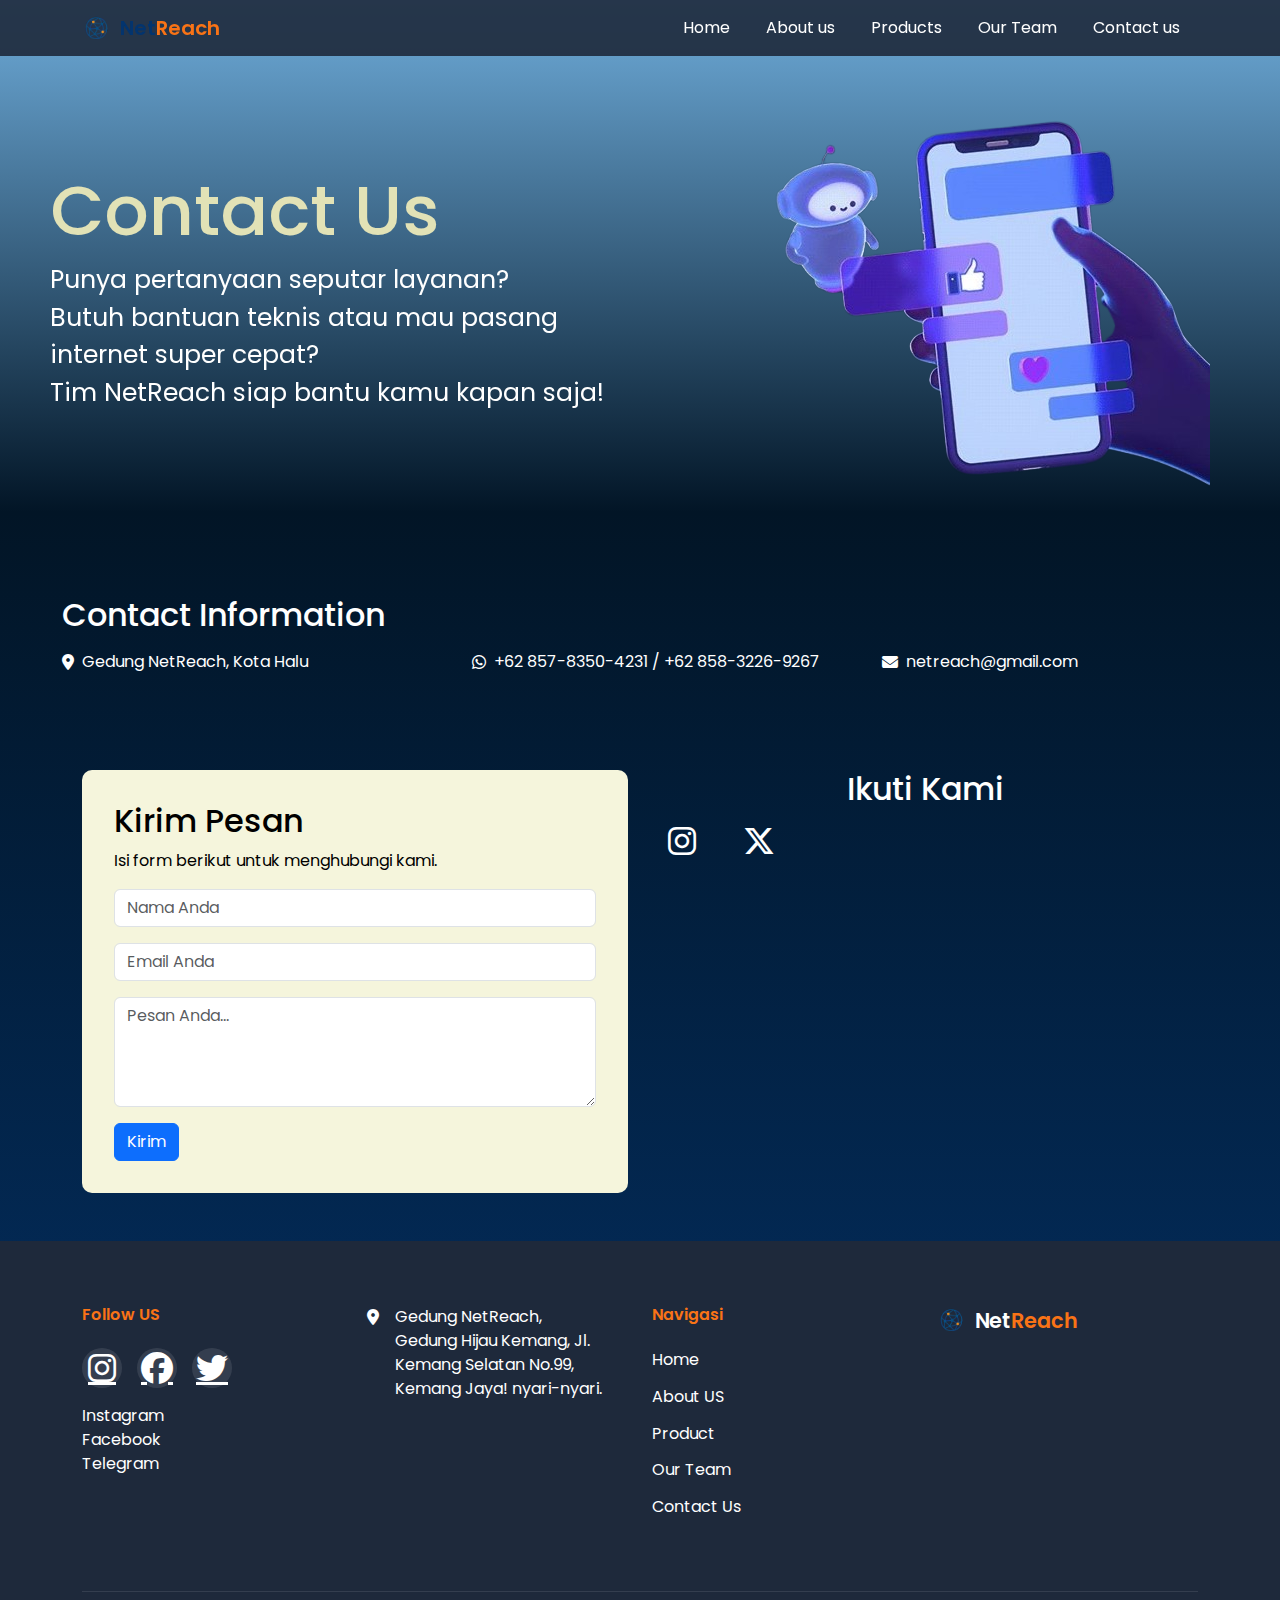
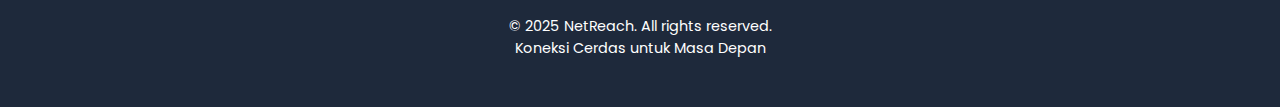
<file: contac1.html>
<!DOCTYPE html>
<html lang="id">
<head>
  <meta charset="UTF-8">
  <meta name="viewport" content="width=device-width, initial-scale=1">

  <title>NetReach</title>
  <link rel="website icon" type="svg" href="images/logo.svg">

  <link rel="stylesheet" href="style.css">

  <!-- AOS Animation Library -->
  <link rel="stylesheet" href="https://unpkg.com/aos@next/dist/aos.css" />

  <link href="https://cdn.jsdelivr.net/npm/bootstrap@5.3.3/dist/css/bootstrap.min.css" rel="stylesheet">
  <link href="https://cdnjs.cloudflare.com/ajax/libs/font-awesome/6.4.0/css/all.min.css" rel="stylesheet">
  <style>
    body {
      background: linear-gradient(to bottom, #6EACDA 0%, #021526 30%, #03346E 100%);
      color: white;
      font-family: 'Poppins', sans-serif;
    }

    header {
      background-color: #001426;
    }

    header img {
      height: 60px;
    }

    .contact-hero img {
      max-width: 100%;
      width: 320px;
    }

    .form-box {
      background-color: #f5f5dc;
      color: black;
      padding: 2rem;
      border-radius: 10px;
    }

    .form-box button:hover {
      background-color: #4c9cc7 !important;
    }

    .social-icons i {
      font-size: 2rem;
      margin: 0 1rem;
      color: white;
    }
  </style>
</head>
<body>

<!-- Navigation -->
  <nav class="navbar navbar-expand-lg navbar-dark fixed-top">
    <div class="container">
      <a class="navbar-brand" href="index.html">
        <img src="images/logo.svg" alt="NetReach Logo" height="30" class="d-inline-block align-text-top me-2">
        <span class="brand-text">Net<span class="text-orange">Reach</span></span>
      </a>
      <button class="navbar-toggler" type="button" data-bs-toggle="collapse" data-bs-target="#navbarNav">
        <span class="navbar-toggler-icon"></span>
      </button>
      <div class="collapse navbar-collapse" id="navbarNav">
        <ul class="navbar-nav ms-auto">
          <li class="nav-item">
            <a class="nav-link" href="index.html">Home</a>
          </li>
          <li class="nav-item">
            <a class="nav-link" href="index.html#about.html">About us</a>
          </li>
          <li class="nav-item">
            <a class="nav-link" href="#products">Products</a>
          </li>
          <li class="nav-item">
            <a class="nav-link" href="#team">Our Team</a>
          </li>
          <li class="nav-item">
            <a class="nav-link" href="contac1.html">Contact us</a>
          </li>
        </ul>
      </div>
    </div>
  </nav>

  <!-- Contact Hero -->
  <section class="py-5 container-fluid">
    <div class="row align-items-center" data-aos="fade-up" data-aos-duration="1000">
      <div class="col-md-6" style="padding-left: 50px;">
        <h1 style="color:#E2E2B6; font-size: 70px;">Contact Us</h1>
        <p style="font-size: 25px;">
          Punya pertanyaan seputar layanan?<br>
          Butuh bantuan teknis atau mau pasang internet super cepat?<br>
          Tim NetReach siap bantu kamu kapan saja!
        </p>
      </div>
      <div class="col-md-6 text-center">
        <img src="images/download__2_-removebg-preview.png" alt="Ilustrasi Chat">
      </div>
    </div>

    <!-- Info Kontak -->
    <div class="mt-5" style="padding-left: 50px;">
      <h2>Contact Information</h2>
      <div class="row mt-3">
        <div class="col-md-4 d-flex align-items-center">
          <i class="fas fa-map-marker-alt me-2"></i> Gedung NetReach, Kota Halu
        </div>
        <div class="col-md-4 d-flex align-items-center">
          <i class="fab fa-whatsapp me-2"></i> +62 857-8350-4231 / +62 858-3226-9267
        </div>
        <div class="col-md-4 d-flex align-items-center">
          <i class="fas fa-envelope me-2"></i> netreach@gmail.com
        </div>
      </div>
    </div>
  </section>

  <!-- Form & Sosial Media -->
  <section class=" py-5 px-3">
    <div class="container">
      <div class="row gy-4">
        <div class="col-md-6">
          <div class="form-box">
            <h2>Kirim Pesan</h2>
            <p>Isi form berikut untuk menghubungi kami.</p>
            <form>
              <div class="mb-3">
                <input type="text" class="form-control" placeholder="Nama Anda">
              </div>
              <div class="mb-3">
                <input type="email" class="form-control" placeholder="Email Anda">
              </div>
              <div class="mb-3">
                <textarea class="form-control" rows="4" placeholder="Pesan Anda..."></textarea>
              </div>
              <button type="submit" class="btn btn-primary">Kirim</button>
            </form>
          </div>
        </div>
        <div class="col-md-6 text-center">
          <h2 class="text-white">Ikuti Kami</h2>
          <div class="social-icons mt-3">
            <i class="fab fa-instagram"></i>
            <i class="fab fa-x-twitter"></i>
          </div>
        </div>
      </div>
    </div>
  </section>

  <!-- Footer -->
  <footer id="contact" class="footer">
    <div class="container">
      <div class="row">
        <div class="col-lg-3 col-md-6 mb-4">
          <h6>Follow US</h6>
          <div class="social-icons">
            <a href="#" class="social-link"><i class="fab fa-instagram"></i></a>
            <a href="#" class="social-link"><i class="fab fa-facebook"></i></a>
            <a href="#" class="social-link"><i class="fab fa-twitter"></i></a>
          </div>
          <p class="mt-3">
            Instagram<br>
            Facebook<br>
            Telegram
          </p>
        </div>
        <div class="col-lg-3 col-md-6 mb-4">
          <div class="d-flex align-items-start">
            <i class="fas fa-map-marker-alt me-3 mt-1"></i>
            <div>
              <p>Gedung NetReach,<br>
              Gedung Hijau Kemang, Jl.<br>
              Kemang Selatan No.99,<br>
              Kemang Jaya! nyari-nyari.</p>
            </div>
          </div>
        </div>
        <div class="col-lg-3 col-md-6 mb-4">
          <h6>Navigasi</h6>
          <ul class="footer-links">
            <li><a href="#home">Home</a></li>
            <li><a href="#about">About US</a></li>
            <li><a href="#products">Product</a></li>
            <li><a href="#team">Our Team</a></li>
            <li><a href="#contact">Contact Us</a></li>
          </ul>
        </div>
        <div class="col-lg-3 col-md-6 mb-4">
          <a href="#" class="footer-brand">
            <img src="images/logo.svg" alt="NetReach Logo" height="30" class="d-inline-block align-text-top me-2">
            <span>Net<span class="text-orange">Reach</span></span>
          </a>
        </div>
      </div>
      <div class="footer-bottom">
        <p>&copy; 2025 NetReach. All rights reserved.<br>
        Koneksi Cerdas untuk Masa Depan</p>
      </div>
    </div>
  </footer>

  <script src="https://unpkg.com/aos@next/dist/aos.js"></script>
    <script>
      AOS.init();
  </script>

  <!-- Script Bootstrap -->
  <script src="https://cdn.jsdelivr.net/npm/bootstrap@5.3.3/dist/js/bootstrap.bundle.min.js"></script>
</body>
</html>
</file>
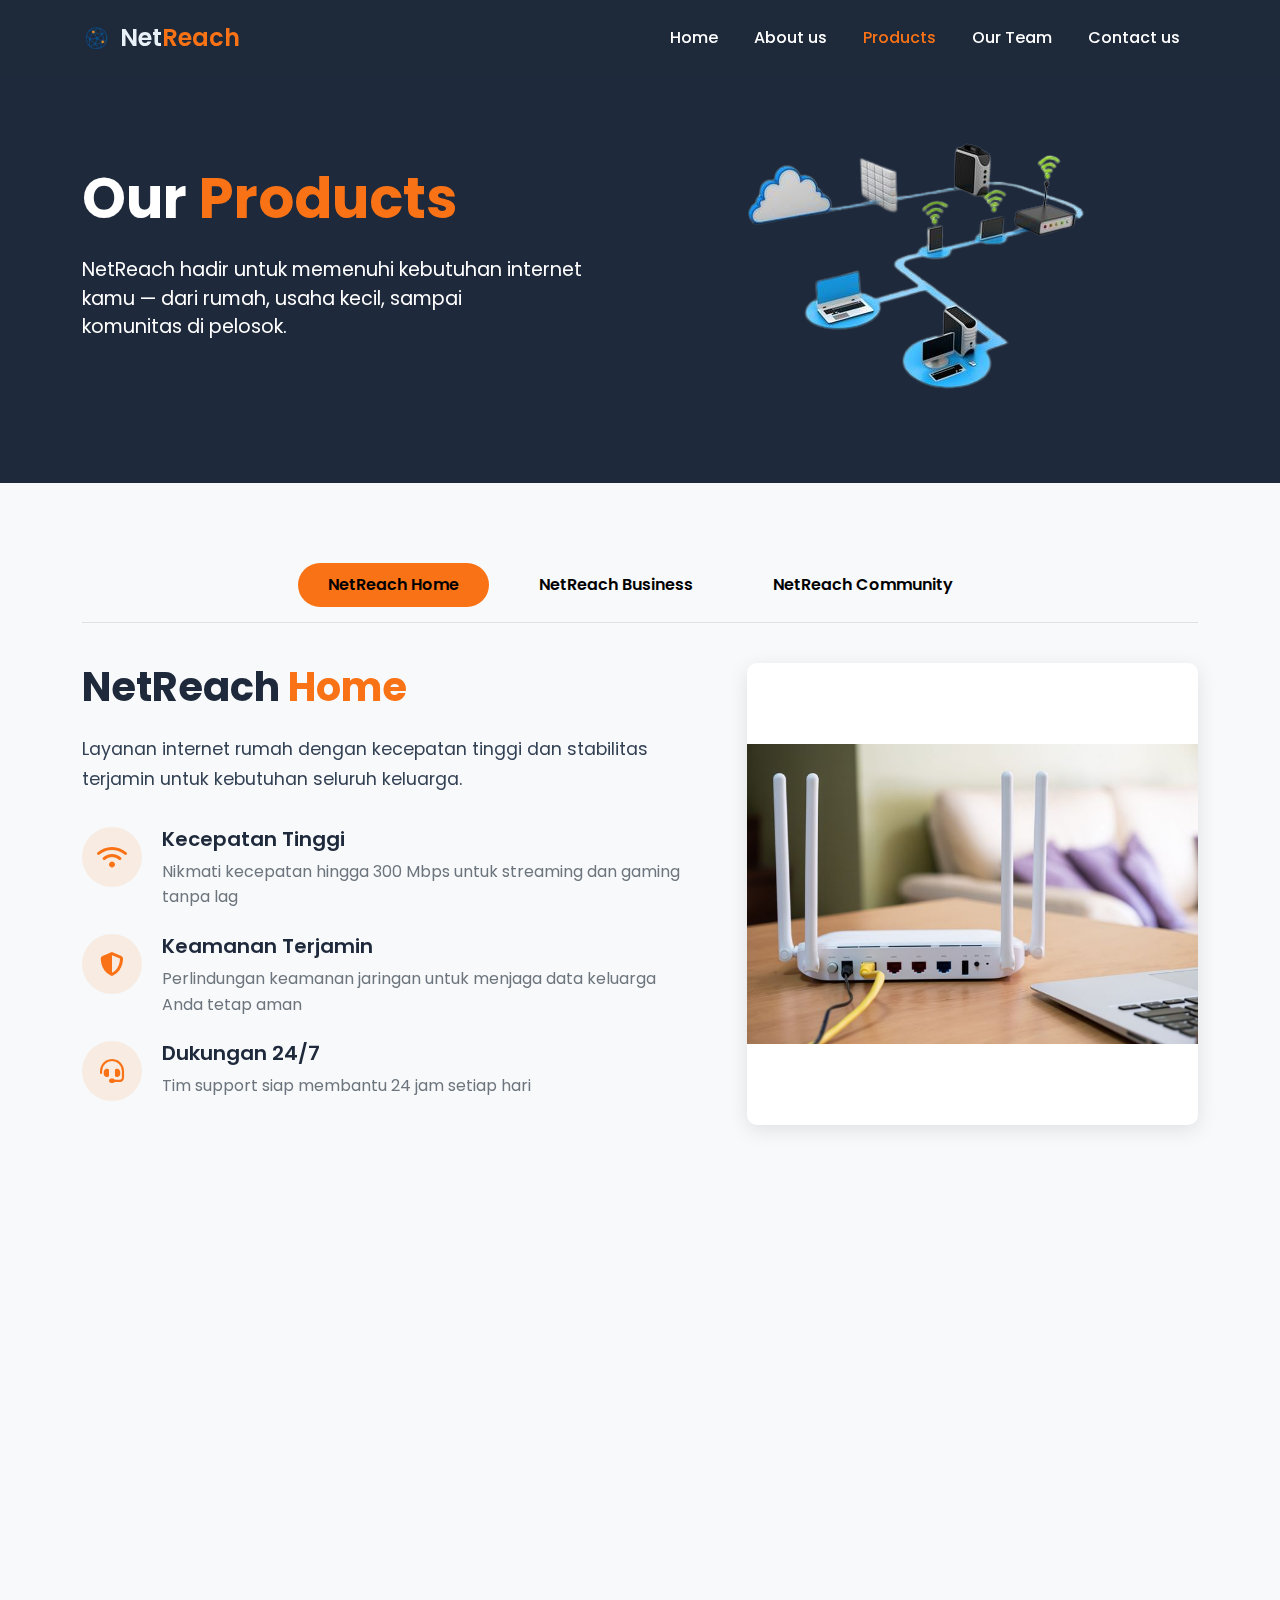
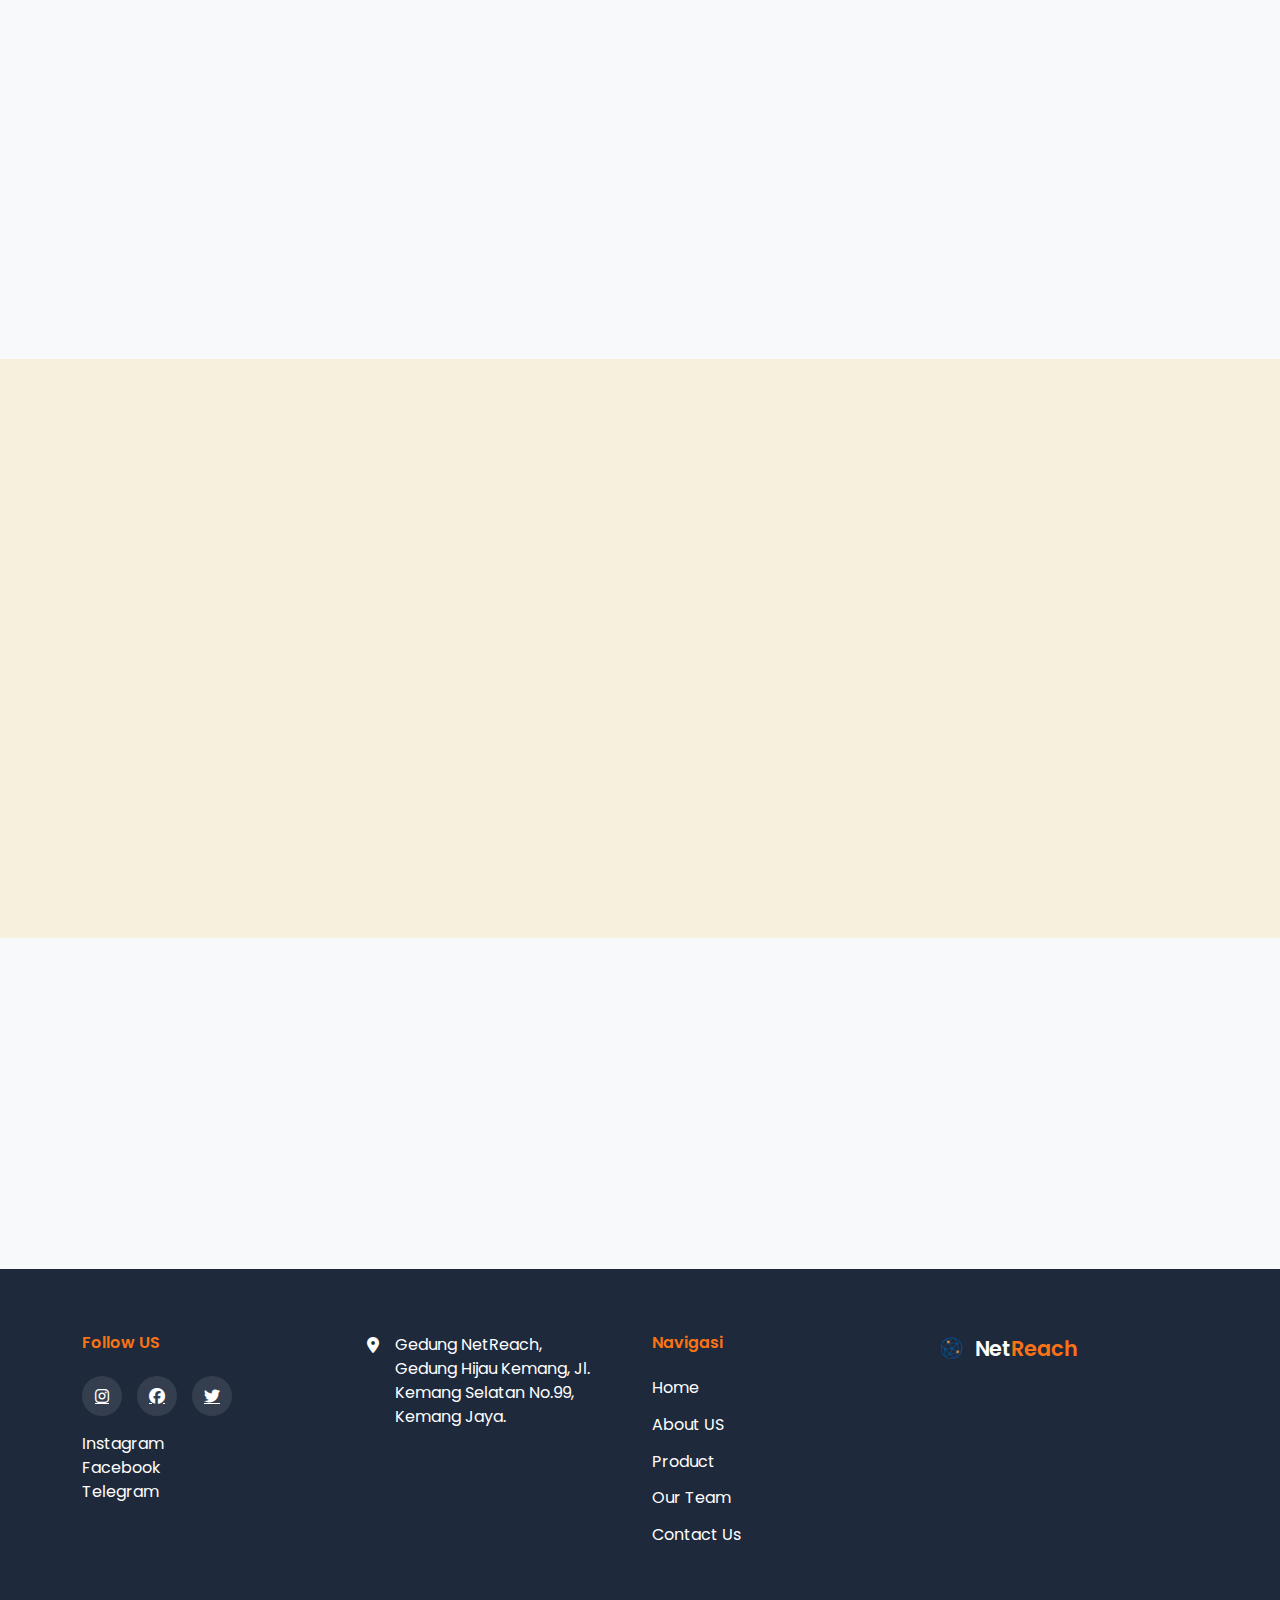
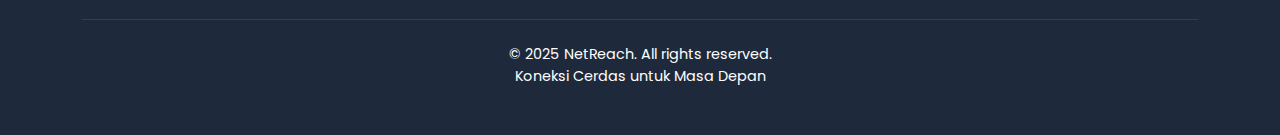
<file: product.html>
<!DOCTYPE html>
<html lang="en">
<head>
  <!-- Required meta tags -->
  <meta charset="utf-8">
  <meta name="viewport" content="width=device-width, initial-scale=1">

  <!-- Bootstrap CSS -->
  <link href="https://cdn.jsdelivr.net/npm/bootstrap@5.3.3/dist/css/bootstrap.min.css" rel="stylesheet">
  
  <!-- Font Awesome Icons -->
  <link rel="stylesheet" href="https://cdnjs.cloudflare.com/ajax/libs/font-awesome/6.5.1/css/all.min.css">
  
  <!-- Google Fonts - Poppins -->
  <link rel="preconnect" href="https://fonts.googleapis.com">
  <link rel="preconnect" href="https://fonts.gstatic.com" crossorigin>
  <link href="https://fonts.googleapis.com/css2?family=Poppins:wght@500;600;700&display=swap" rel="stylesheet">
  
  <!-- AOS Animation Library -->
  <link rel="stylesheet" href="https://unpkg.com/aos@next/dist/aos.css" />
  
  <!-- Custom CSS -->
  <link rel="stylesheet" href="css/style.css">
  <link rel="stylesheet" href="css/product.css">
  <!-- Product Specific CSS -->
  
  
  <title>NetReach Products</title>
  <link rel="website icon" type="svg" href="images/logo.svg">
</head>
<body>
  <!-- Navigation -->
  <nav class="navbar navbar-expand-lg navbar-dark fixed-top">
    <div class="container">
      <a class="navbar-brand" href="index.html">
        <img src="images/logo.svg" alt="NetReach Logo" height="30" class="d-inline-block align-text-top me-2">
        <span class="brand-text">Net<span class="text-orange">Reach</span></span>
      </a>
      <button class="navbar-toggler" type="button" data-bs-toggle="collapse" data-bs-target="#navbarNav">
        <span class="navbar-toggler-icon"></span>
      </button>
      <div class="collapse navbar-collapse" id="navbarNav">
        <ul class="navbar-nav ms-auto">
          <li class="nav-item">
            <a class="nav-link" href="index.html#home">Home</a>
          </li>
          <li class="nav-item">
            <a class="nav-link" href="index.html#about">About us</a>
          </li>
          <li class="nav-item">
            <a class="nav-link active" href="product.html">Products</a>
          </li>
          <li class="nav-item">
            <a class="nav-link" href="team.html">Our Team</a>
          </li>
          <li class="nav-item">
            <a class="nav-link" href="contac1.html">Contact us</a>
          </li>
        </ul>
      </div>
    </div>
  </nav>

  <!-- Hero Banner -->
  <section class="product-hero-section">
    <div class="container">
      <div class="row align-items-center">
        <div class="col-lg-6">
          <div class="product-hero-content" data-aos="fade-up" data-aos-duration="1000">
            <h1>Our <span class="text-orange">Products</span></h1>
            <p>NetReach hadir untuk memenuhi kebutuhan internet kamu — dari rumah, usaha kecil, sampai komunitas di pelosok.</p>
          </div>
        </div>
        <div class="col-lg-6">
          <div class="product-hero-image" data-aos="fade-left" data-aos-delay="200">
            <img src="images/herosection product.png" alt="NetReach Products" class="img-fluid">
          </div>
        </div>
      </div>
    </div>
  </section>

  <!-- Main Products -->
  <section class="product-main-section">
    <div class="container">
      <div class="product-category-tabs">
        <ul class="nav nav-pills product-nav-tabs" id="productTabs" role="tablist">
          <li class="nav-item" role="presentation">
            <button class="nav-link active" id="home-tab" data-bs-toggle="pill" data-bs-target="#home-products" type="button" role="tab">NetReach Home</button>
          </li>
          <li class="nav-item" role="presentation">
            <button class="nav-link" id="business-tab" data-bs-toggle="pill" data-bs-target="#business-products" type="button" role="tab">NetReach Business</button>
          </li>
          <li class="nav-item" role="presentation">
            <button class="nav-link" id="community-tab" data-bs-toggle="pill" data-bs-target="#community-products" type="button" role="tab">NetReach Community</button>
          </li>
        </ul>
        
        <div class="tab-content product-tab-content" id="productTabContent">
          <!-- Home Products -->
          <div class="tab-pane fade show active" id="home-products" role="tabpanel">
            <div class="row">
              <div class="col-lg-7" data-aos="fade-up">
                <div class="product-description">
                  <h2 class="product-category-title">NetReach <span class="text-orange">Home</span></h2>
                  <p class="product-category-desc">Layanan internet rumah dengan kecepatan tinggi dan stabilitas terjamin untuk kebutuhan seluruh keluarga.</p>
                  
                  <div class="product-features">
                    <div class="feature-item">
                      <div class="feature-icon">
                        <i class="fas fa-wifi"></i>
                      </div>
                      <div class="feature-text">
                        <h5>Kecepatan Tinggi</h5>
                        <p>Nikmati kecepatan hingga 300 Mbps untuk streaming dan gaming tanpa lag</p>
                      </div>
                    </div>
                    
                    <div class="feature-item">
                      <div class="feature-icon">
                        <i class="fas fa-shield-alt"></i>
                      </div>
                      <div class="feature-text">
                        <h5>Keamanan Terjamin</h5>
                        <p>Perlindungan keamanan jaringan untuk menjaga data keluarga Anda tetap aman</p>
                      </div>
                    </div>
                    
                    <div class="feature-item">
                      <div class="feature-icon">
                        <i class="fas fa-headset"></i>
                      </div>
                      <div class="feature-text">
                        <h5>Dukungan 24/7</h5>
                        <p>Tim support siap membantu 24 jam setiap hari</p>
                      </div>
                    </div>
                  </div>
                </div>
              </div>
              <div class="col-lg-5" data-aos="fade-left" data-aos-delay="200">
                <div class="product-image-container">
                  <img src="images/Netreach home.jpg" alt="NetReach Home" class="img-fluid product-feature-image">
                </div>
              </div>
            </div>
            
            <!-- Product Packages -->
            <div id="product" class="product-packages" data-aos="fade-up" data-aos-delay="300">
              <h3 class="packages-title">Pilihan Paket</h3>
              <div class="row">
                <div class="col-lg-4 col-md-6">
                  <div class="package-card">
                    <div class="package-header">
                      <h4>Basic</h4>
                      <div class="package-price">
                        <span class="price-value">Rp 299.000</span>
                        <span class="price-period">/bulan</span>
                      </div>
                    </div>
                    <div class="package-body">
                      <ul class="package-features">
                        <li><i class="fas fa-check"></i> Kecepatan hingga 50 Mbps</li>
                        <li><i class="fas fa-check"></i> Unlimited kuota</li>
                        <li><i class="fas fa-check"></i> Cocok untuk 5 perangkat</li>
                        <li><i class="fas fa-check"></i> Router standar</li>
                      </ul>
                      <button class="btn package-btn">Pilih Paket</button>
                    </div>
                  </div>
                </div>
                
                <div class="col-lg-4 col-md-6">
                  <div class="package-card popular">
                    <div class="popular-badge">Terlaris</div>
                    <div class="package-header">
                      <h4>Pro</h4>
                      <div class="package-price">
                        <span class="price-value">Rp 499.000</span>
                        <span class="price-period">/bulan</span>
                      </div>
                    </div>
                    <div class="package-body">
                      <ul class="package-features">
                        <li><i class="fas fa-check"></i> Kecepatan hingga 100 Mbps</li>
                        <li><i class="fas fa-check"></i> Unlimited kuota</li>
                        <li><i class="fas fa-check"></i> Cocok untuk 10 perangkat</li>
                        <li><i class="fas fa-check"></i> Router premium</li>
                        <li><i class="fas fa-check"></i> Keamanan jaringan</li>
                      </ul>
                      <button class="btn package-btn">Pilih Paket</button>
                    </div>
                  </div>
                </div>
                
                <div class="col-lg-4 col-md-6">
                  <div class="package-card">
                    <div class="package-header">
                      <h4>Ultimate</h4>
                      <div class="package-price">
                        <span class="price-value">Rp 799.000</span>
                        <span class="price-period">/bulan</span>
                      </div>
                    </div>
                    <div class="package-body">
                      <ul class="package-features">
                        <li><i class="fas fa-check"></i> Kecepatan hingga 300 Mbps</li>
                        <li><i class="fas fa-check"></i> Unlimited kuota</li>
                        <li><i class="fas fa-check"></i> Cocok untuk 20+ perangkat</li>
                        <li><i class="fas fa-check"></i> Router premium</li>
                        <li><i class="fas fa-check"></i> Keamanan jaringan premium</li>
                        <li><i class="fas fa-check"></i> Smart Home support</li>
                      </ul>
                      <button class="btn package-btn">Pilih Paket</button>
                    </div>
                  </div>
                </div>
              </div>
            </div>
          </div>
          
          <!-- Business Products -->
          <div class="tab-pane fade" id="business-products" role="tabpanel">
            <div class="row">
              <div class="col-lg-7" data-aos="fade-up">
                <div class="product-description">
                  <h2 class="product-category-title">NetReach <span class="text-orange">Business</span></h2>
                  <p class="product-category-desc">Solusi internet bisnis yang handal untuk perusahaan kecil hingga menengah dengan kebutuhan koneksi yang stabil dan cepat.</p>
                  
                  <div class="product-features">
                    <div class="feature-item">
                      <div class="feature-icon">
                        <i class="fas fa-bolt"></i>
                      </div>
                      <div class="feature-text">
                        <h5>Kecepatan Dedicated</h5>
                        <p>Koneksi internet dedicated dengan kecepatan upload dan download simetris</p>
                      </div>
                    </div>
                    
                    <div class="feature-item">
                      <div class="feature-icon">
                        <i class="fas fa-server"></i>
                      </div>
                      <div class="feature-text">
                        <h5>SLA Terjamin</h5>
                        <p>Jaminan uptime hingga 99.9% dengan Service Level Agreement</p>
                      </div>
                    </div>
                    
                    <div class="feature-item">
                      <div class="feature-icon">
                        <i class="fas fa-headset"></i>
                      </div>
                      <div class="feature-text">
                        <h5>Dukungan Prioritas</h5>
                        <p>Dukungan teknis prioritas dengan respons cepat</p>
                      </div>
                    </div>
                  </div>
                </div>
              </div>
              <div class="col-lg-5" data-aos="fade-left" data-aos-delay="200">
                <div class="product-image-container">
                  <img src="images/Netreach bussines.jpg" alt="NetReach Business" class="img-fluid product-feature-image">
                </div>
              </div>
            </div>
            
            <!-- Business Packages -->
            <div class="product-packages" data-aos="fade-up" data-aos-delay="300">
              <h3 class="packages-title">Pilihan Paket Bisnis</h3>
              <div class="row">
                <div class="col-lg-4 col-md-6">
                  <div class="package-card">
                    <div class="package-header">
                      <h4>Business Starter</h4>
                      <div class="package-price">
                        <span class="price-value">Rp 999.000</span>
                        <span class="price-period">/bulan</span>
                      </div>
                    </div>
                    <div class="package-body">
                      <ul class="package-features">
                        <li><i class="fas fa-check"></i> Dedicated 50/50 Mbps</li>
                        <li><i class="fas fa-check"></i> SLA 99.5%</li>
                        <li><i class="fas fa-check"></i> 1 IP Statis</li>
                        <li><i class="fas fa-check"></i> Router business grade</li>
                      </ul>
                      <button class="btn package-btn">Hubungi Kami</button>
                    </div>
                  </div>
                </div>
                
                <div class="col-lg-4 col-md-6">
                  <div class="package-card popular">
                    <div class="popular-badge">Terlaris</div>
                    <div class="package-header">
                      <h4>Business Pro</h4>
                      <div class="package-price">
                        <span class="price-value">Rp 1.999.000</span>
                        <span class="price-period">/bulan</span>
                      </div>
                    </div>
                    <div class="package-body">
                      <ul class="package-features">
                        <li><i class="fas fa-check"></i> Dedicated 100/100 Mbps</li>
                        <li><i class="fas fa-check"></i> SLA 99.7%</li>
                        <li><i class="fas fa-check"></i> 5 IP Statis</li>
                        <li><i class="fas fa-check"></i> Router business grade</li>
                        <li><i class="fas fa-check"></i> Firewall dasar</li>
                      </ul>
                      <button class="btn package-btn">Hubungi Kami</button>
                    </div>
                  </div>
                </div>
                
                <div class="col-lg-4 col-md-6">
                  <div class="package-card">
                    <div class="package-header">
                      <h4>Business Enterprise</h4>
                      <div class="package-price">
                        <span class="price-value">Rp 3.999.000</span>
                        <span class="price-period">/bulan</span>
                      </div>
                    </div>
                    <div class="package-body">
                      <ul class="package-features">
                        <li><i class="fas fa-check"></i> Dedicated 200/200 Mbps</li>
                        <li><i class="fas fa-check"></i> SLA 99.9%</li>
                        <li><i class="fas fa-check"></i> Subnet IP (/29)</li>
                        <li><i class="fas fa-check"></i> Router enterprise grade</li>
                        <li><i class="fas fa-check"></i> Firewall advanced</li>
                        <li><i class="fas fa-check"></i> Backup link 4G</li>
                      </ul>
                      <button class="btn package-btn">Hubungi Kami</button>
                    </div>
                  </div>
                </div>
              </div>
            </div>
          </div>
          
          <!-- Community Products -->
          <div class="tab-pane fade" id="community-products" role="tabpanel">
            <div class="row">
              <div class="col-lg-7" data-aos="fade-up">
                <div class="product-description">
                  <h2 class="product-category-title">NetReach <span class="text-orange">Community</span></h2>
                  <p class="product-category-desc">Solusi koneksi internet untuk area komunitas seperti perumahan, kampus, dan institusi pendidikan dengan harga terjangkau.</p>
                  
                  <div class="product-features">
                    <div class="feature-item">
                      <div class="feature-icon">
                        <i class="fas fa-users"></i>
                      </div>
                      <div class="feature-text">
                        <h5>Koneksi Komunal</h5>
                        <p>Akses internet berkualitas untuk seluruh anggota komunitas</p>
                      </div>
                    </div>
                    
                    <div class="feature-item">
                      <div class="feature-icon">
                        <i class="fas fa-wallet"></i>
                      </div>
                      <div class="feature-text">
                        <h5>Harga Ekonomis</h5>
                        <p>Biaya terjangkau dengan pembagian infrastruktur bersama</p>
                      </div>
                    </div>
                    
                    <div class="feature-item">
                      <div class="feature-icon">
                        <i class="fas fa-expand-arrows-alt"></i>
                      </div>
                      <div class="feature-text">
                        <h5>Skalabilitas</h5>
                        <p>Mudah ditingkatkan seiring pertumbuhan komunitas</p>
                      </div>
                    </div>
                  </div>
                </div>
              </div>
              <div class="col-lg-5" data-aos="fade-left" data-aos-delay="200">
                <div class="product-image-container">
                  <img src="images/Netreach Community.jpg" alt="NetReach Community" class="img-fluid product-feature-image">
                </div>
              </div>
            </div>
            
            <!-- Community Packages -->
            <div class="product-packages" data-aos="fade-up" data-aos-delay="300">
              <h3 class="packages-title">Pilihan Paket Komunitas</h3>
              <div class="row">
                <div class="col-lg-4 col-md-6">
                  <div class="package-card">
                    <div class="package-header">
                      <h4>Small Community</h4>
                      <div class="package-price">
                        <span class="price-value">Mulai Rp 3.999.000</span>
                        <span class="price-period">/bulan</span>
                      </div>
                    </div>
                    <div class="package-body">
                      <ul class="package-features">
                        <li><i class="fas fa-check"></i> Hingga 50 pengguna</li>
                        <li><i class="fas fa-check"></i> Bandwidth 200 Mbps shared</li>
                        <li><i class="fas fa-check"></i> Hotspot management</li>
                        <li><i class="fas fa-check"></i> Support teknis reguler</li>
                      </ul>
                      <button class="btn package-btn">Hubungi Kami</button>
                    </div>
                  </div>
                </div>
                
                <div class="col-lg-4 col-md-6">
                  <div class="package-card popular">
                    <div class="popular-badge">Terlaris</div>
                    <div class="package-header">
                      <h4>Medium Community</h4>
                      <div class="package-price">
                        <span class="price-value">Mulai Rp 7.999.000</span>
                        <span class="price-period">/bulan</span>
                      </div>
                    </div>
                    <div class="package-body">
                      <ul class="package-features">
                        <li><i class="fas fa-check"></i> Hingga 150 pengguna</li>
                        <li><i class="fas fa-check"></i> Bandwidth 500 Mbps shared</li>
                        <li><i class="fas fa-check"></i> Hotspot management</li>
                        <li><i class="fas fa-check"></i> Support teknis 24/7</li>
                        <li><i class="fas fa-check"></i> Monitoring jaringan</li>
                      </ul>
                      <button class="btn package-btn">Hubungi Kami</button>
                    </div>
                  </div>
                </div>
                
                <div class="col-lg-4 col-md-6">
                  <div class="package-card">
                    <div class="package-header">
                      <h4>Large Community</h4>
                      <div class="package-price">
                        <span class="price-value">Mulai Rp 12.999.000</span>
                        <span class="price-period">/bulan</span>
                      </div>
                    </div>
                    <div class="package-body">
                      <ul class="package-features">
                        <li><i class="fas fa-check"></i> Hingga 500 pengguna</li>
                        <li><i class="fas fa-check"></i> Bandwidth 1 Gbps shared</li>
                        <li><i class="fas fa-check"></i> Hotspot management</li>
                        <li><i class="fas fa-check"></i> Support teknis 24/7</li>
                        <li><i class="fas fa-check"></i> Monitoring jaringan</li>
                        <li><i class="fas fa-check"></i> Bandwidth management</li>
                      </ul>
                      <button class="btn package-btn">Hubungi Kami</button>
                    </div>
                  </div>
                </div>
              </div>
            </div>
          </div>
        </div>
      </div>
    </div>
  </section>
  
  <!-- Testimonials -->
  <section class="product-testimonials">
    <div class="container">
      <h2 class="section-title" data-aos="fade-up">Apa Kata <span class="text-orange">Pelanggan Kami</span></h2>
      
      <div class="row">
        <div class="col-lg-4 col-md-6" data-aos="fade-up" data-aos-delay="100">
          <div class="testimonial-card">
            <div class="testimonial-content">
              <p>"NetReach Home sangat bagus untuk keluarga saya. Internet stabil dan tidak pernah mengalami kendala meski dipakai untuk streaming dan gaming."</p>
            </div>
            <div class="testimonial-author">
              <img src="images/zira.jpg" alt="Testimonial Author" class="author-image">
              <div class="author-info">
                <h5>Zara Fatimah</h5>
                <p>Pelanggan NetReach Home</p>
              </div>
            </div>
          </div>
        </div>
        
        <div class="col-lg-4 col-md-6" data-aos="fade-up" data-aos-delay="200">
          <div class="testimonial-card">
            <div class="testimonial-content">
              <p>"Bisnis kami sangat bergantung pada koneksi internet yang handal. NetReach Business telah menjadi solusi terbaik dengan SLA yang terjamin."</p>
            </div>
            <div class="testimonial-author">
              <img src="images/Fahri.jpg" alt="Testimonial Author" class="author-image">
              <div class="author-info">
                <h5>Dewa Alfhabet</h5>
                <p>Owner Cafe Digital</p>
              </div>
            </div>
          </div>
        </div>
        
        <div class="col-lg-4 col-md-6" data-aos="fade-up" data-aos-delay="300">
          <div class="testimonial-card">
            <div class="testimonial-content">
              <p>"Sebagai pengelola perumahan, NetReach Community sangat membantu kami menyediakan internet untuk seluruh penghuni dengan harga terjangkau."</p>
            </div>
            <div class="testimonial-author">
              <img src="images/wulan.png" alt="Testimonial Author" class="author-image">
              <div class="author-info">
                <h5>Reiya Kinasih</h5>
                <p>Pengelola Perumahan Griya Indah</p>
              </div>
            </div>
          </div>
        </div>
      </div>
    </div>
  </section>
  
  <!-- Call to Action -->
  <section class="product-cta-section">
    <div class="container">
      <div class="cta-container" data-aos="fade-up">
        <div class="row align-items-center">
          <div class="col-lg-8">
            <h2>Siap Berlangganan NetReach?</h2>
            <p>Hubungi kami untuk mendapatkan konsultasi gratis dan penawaran terbaik sesuai kebutuhan Anda.</p>
          </div>
          <div class="col-lg-4 text-lg-end">
            <a href="contac1.html" class="btn cta-button">Hubungi Kami</a>
          </div>
        </div>
      </div>
    </div>
  </section>

  <!-- Footer -->
  <footer id="contact" class="footer">
    <div class="container">
      <div class="row">
        <div class="col-lg-3 col-md-6 mb-4">
          <h6>Follow US</h6>
          <div class="social-icons">
            <a href="#" class="social-link"><i class="fab fa-instagram"></i></a>
            <a href="#" class="social-link"><i class="fab fa-facebook"></i></a>
            <a href="#" class="social-link"><i class="fab fa-twitter"></i></a>
          </div>
          <p class="mt-3">
            Instagram<br>
            Facebook<br>
            Telegram
          </p>
        </div>
        <div class="col-lg-3 col-md-6 mb-4">
          <div class="d-flex align-items-start">
            <i class="fas fa-map-marker-alt me-3 mt-1"></i>
            <div>
              <p>Gedung NetReach,<br>
              Gedung Hijau Kemang, Jl.<br>
              Kemang Selatan No.99,<br>
              Kemang Jaya.</p>
            </div>
          </div>
        </div>
        <div class="col-lg-3 col-md-6 mb-4">
          <h6>Navigasi</h6>
          <ul class="footer-links">
            <li><a href="index.html#home">Home</a></li>
            <li><a href="index.html#about">About US</a></li>
            <li><a href="product.html">Product</a></li>
            <li><a href="team.html">Our Team</a></li>
            <li><a href="contac1.html">Contact Us</a></li>
          </ul>
        </div>
        <div class="col-lg-3 col-md-6 mb-4">
          <a href="index.html" class="footer-brand">
            <img src="images/logo.svg" alt="NetReach Logo" height="30" class="d-inline-block align-text-top me-2">
            <span>Net<span class="text-orange">Reach</span></span>
          </a>
        </div>
      </div>
      <div class="footer-bottom">
        <p>&copy; 2025 NetReach. All rights reserved.<br>
        Koneksi Cerdas untuk Masa Depan</p>
      </div>
    </div>
  </footer>

  <!-- Bootstrap Bundle with Popper -->
  <script src="https://cdn.jsdelivr.net/npm/bootstrap@5.3.3/dist/js/bootstrap.bundle.min.js"></script>
  <!-- AOS Animation Library -->
  <script src="https://unpkg.com/aos@next/dist/aos.js"></script>
  <!-- Custom JavaScript -->
  <script src="script/script.js"></script>
  <!-- Product Specific JavaScript -->
</body>
</html>
</file>
<file: style.css>
@import url('https://fonts.googleapis.com/css2?family=Poppins:ital,wght@0,100;0,200;0,300;0,400;0,500;0,600;0,700;0,800;0,900;1,100;1,200;1,300;1,400;1,500;1,600;1,700;1,800;1,900&family=Tilt+Warp&family=Titan+One&display=swap');

html {
    scroll-behavior: smooth;
    /* Mengaktifkan efek scrolling yang lebih halus */
}

:root {
  --primary-color: #1e293b;
  --secondary-color: #334155;
  --tertiary-color: #03346E;
  --orange-color: #f97316;
  --light-blue: #87CEEB;
  --light-bg: #e8f1f8;
  --beige-bg: #f5f1dc;
}

* {
  margin: 0;
  padding: 0;
  box-sizing: border-box;
}

body {
  background:  linear-gradient(to bottom, #E2E2B6, #6EACDA);;
  font-family: 'Poppins', sans-serif;
  overflow-x: hidden;
}

/* Navigation Styles */
.navbar {
  background-color: rgba(30, 41, 59, 0.9);
  padding: 15px 0;
  transition: all 0.3s ease;
}

.navbar.scrolled {
  padding: 8px 0;
  background-color: rgba(30, 41, 59, 0.95);
  box-shadow: 0 2px 10px rgba(0, 0, 0, 0.1);
}

.navbar-brand {
  font-weight: 600;
  font-size: 1.5rem;
  display: flex;
  align-items: center;
}

.brand-text {
  font-weight: 600;
  color: var(--tertiary-color)
}

.nav-link {
  font-weight: 500;
  color: white !important;
  margin: 0 10px;
  transition: color 0.3s ease;
}

.nav-link:hover, .nav-link.active {
  color: var(--orange-color) !important;
}

/* Hero Section */
.hero-section {
  background-image: url('images/bg\ hero\ section.jpeg');
  background-size: cover;
  background-position: center right;
  background-repeat: no-repeat;
  min-height: 100vh;
  display: flex;
  align-items: center;
  position: relative;
  overflow: hidden;
}

.hero-section::before {
  content: '';
  position: absolute;
  top: 0;
  left: 0;
  width: 100%;
  height: 100%;
  background: linear-gradient(90deg, rgba(30, 41, 59, 0.8) 50%, rgba(30, 41, 59, 0.4) 100%);
}

.hero-content {
  position: relative;
  z-index: 2;
  color: white;
  padding: 2rem 0;
}

.hero-content h1 {
  font-size: 3rem;
  font-weight: 700;
  margin-bottom: 1.5rem;
  line-height: 1.2;
}

.hero-content p {
  font-size: 1.1rem;
  margin-bottom: 2rem;
  max-width: 500px;
}

.text-orange {
  color: var(--orange-color);
}

.btn-primary-custom {
  background-color: var(--tertiary-color);
  color: white;
  border: none;
  border-radius: 25px;
  padding: 10px 25px;
  font-weight: 600;
  transition: all 0.3s ease;
  text-transform: uppercase;
}

.btn-primary-custom:hover {
  background-color: #e86305;
  transform: translateY(-2px);
  box-shadow: 0 5px 15px rgba(249, 115, 22, 0.3);
}

/* About Section */
.about-section {
  background-color: var(--beige-bg);
  padding: 5rem 0;
}

.section-title {
  font-size: 2.5rem;
  font-weight: 700;
  text-align: center;
  margin-bottom: 3rem;
  position: relative;
}

.section-title::after {
  content: '';
  position: absolute;
  bottom: -10px;
  left: 50%;
  transform: translateX(-50%);
  width: 80px;
  height: 3px;
  background-color: var(--orange-color);
}

.about-section h3 {
  margin-bottom: 1rem;
  font-weight: 600;
  color: var(--primary-color);
}

.about-section h4 {
  margin-bottom: 1.5rem;
}

.about-section p {
  line-height: 1.7;
  margin-bottom: 1.5rem;
}

.about-section ol {
  margin-left: 1.2rem;
}

.about-section ol li {
  margin-bottom: 0.8rem;
}

.about-image {
  text-align: center;
}

.about-image img {
  max-width: 100%;
  border-radius: 10px;
  /* box-shadow: 0 10px 20px rgba(0, 0, 0, 0.1); */
}

/* Products Section */
.products-section {
  padding: 5rem 0;
  background-color: #f8f9fa;
}

.product-card {
  background-color: white;
  border-radius: 10px;
  overflow: hidden;
  box-shadow: 0 5px 15px rgba(0, 0, 0, 0.1);
  margin-bottom: 2rem;
  transition: transform 0.3s ease, box-shadow 0.3s ease;
}

.product-card:hover {
  transform: translateY(-10px);
  box-shadow: 0 15px 30px rgba(0, 0, 0, 0.15);
}

.product-card img {
  width: 100%;
  height: 200px;
  object-fit: cover;
}

.product-card .card-body {
  padding: 1.5rem;
  text-align: center;
}

.product-card h5 {
  font-weight: 600;
  margin-bottom: 1rem;
  color: var(--primary-color);
}

.btn-see-more {
  background-color: transparent;
  color: var(--orange-color);
  border: 2px solid var(--orange-color);
  border-radius: 5px;
  padding: 8px 20px;
  font-weight: 500;
  transition: all 0.3s ease;
  text-transform: uppercase;
}

.btn-see-more:hover {
  background-color: var(--orange-color);
  color: white;
}

/* Team Section */
.team-section {
  padding: 5rem 0;
  background-color: #f0f7ff;
}

.team-card {
  text-align: center;
  margin-bottom: 2rem;
  padding: 1.5rem;
  background-color: white;
  border-radius: 10px;
  box-shadow: 0 5px 15px rgba(0, 0, 0, 0.08);
  transition: transform 0.3s ease;
}

.team-card:hover {
  transform: translateY(-10px);
}

.team-image {
  width: 120px;
  height: 120px;
  margin: 0 auto 1.5rem;
  border-radius: 50%;
  overflow: hidden;
  border: 3px solid var(--orange-color);
}

.team-image img {
  width: 100%;
  height: 100%;
  object-fit: cover;
}

.team-card h5 {
  font-size: 1rem;
  font-weight: 600;
  margin-bottom: 0.3rem;
  color: var(--primary-color);
}

.team-card p {
  color: var(--orange-color);
  font-weight: 500;
}

/* Footer */
.footer {
  background-color: var(--primary-color);
  color: white;
  padding: 4rem 0 2rem;
}

.footer h6 {
  font-weight: 600;
  margin-bottom: 1.5rem;
  color: var(--orange-color);
}

.social-icons {
  display: flex;
  gap: 15px;
}

.social-link {
  display: flex;
  align-items: center;
  justify-content: center;
  width: 40px;
  height: 40px;
  border-radius: 50%;
  background-color: rgba(255, 255, 255, 0.1);
  color: white;
  transition: all 0.3s ease;
}

.social-link:hover {
  background-color: var(--orange-color);
  color: white;
}

.footer-links {
  list-style-type: none;
  padding-left: 0;
}

.footer-links li {
  margin-bottom: 0.8rem;
}

.footer-links a {
  color: white;
  text-decoration: none;
  transition: color 0.3s ease;
}

.footer-links a:hover {
  color: var(--orange-color);
}

.footer-brand {
  display: flex;
  align-items: center;
  color: white;
  text-decoration: none;
  font-size: 1.3rem;
  font-weight: 600;
}

.footer-bottom {
  border-top: 1px solid rgba(255, 255, 255, 0.1);
  padding-top: 1.5rem;
  margin-top: 2rem;
  text-align: center;
  font-size: 0.9rem;
}

/* Responsive Styles */
@media (max-width: 991px) {
  .hero-content h1 {
    font-size: 2.5rem;
  }
  
  .section-title {
    font-size: 2.2rem;
  }
}

@media (max-width: 767px) {
  .hero-section {
    background-position: 70% center;
  }
  
  .hero-content {
    padding: 4rem 0;
  }
  
  .hero-content h1 {
    font-size: 2rem;
  }
  
  .section-title {
    font-size: 2rem;
    margin-bottom: 2rem;
  }
  
  .about-image {
    margin-top: 2rem;
  }
}

@media (max-width: 576px) {
  .hero-content h1 {
    font-size: 1.8rem;
  }
  
  .hero-content p {
    font-size: 1rem;
  }
  
  .section-title {
    font-size: 1.8rem;
  }
  
  .team-image {
    width: 100px;
    height: 100px;
  }
}

/**
 * NetReach Product Page Specific Styles
 * Menggunakan namespace "product-" untuk menghindari konflik dengan style lain
 */

/* Variabel Warna dan Font */
:root {
  --product-primary: #1e293b;
  --product-secondary: #334155;
  --product-orange: #f97316;
  --product-light-blue: #87CEEB;
  --product-light-bg: #f8f9fa;
  --product-beige-bg: #f5f1dc;
  --product-gradient: linear-gradient(135deg, #1e293b 0%, #334155 100%);
}

/* Hero Section Khusus Produk */
.product-hero-section {
  background-color: var(--product-primary);
  padding: 120px 0 80px;
  color: white;
  position: relative;
  overflow: hidden;
}

.product-hero-section::before {
  content: '';
  position: absolute;
  top: 0;
  right: 0;
  width: 60%;
  height: 100%;
  background: linear-gradient(90deg, rgba(30, 41, 59, 1) 0%, rgba(30, 41, 59, 0.8) 50%, rgba(30, 41, 59, 0.4) 100%);
  z-index: 1;
}

.product-hero-content {
  position: relative;
  z-index: 2;
}

.product-hero-content h1 {
  font-size: 3.5rem;
  font-weight: 700;
  margin-bottom: 1.5rem;
}

.product-hero-content p {
  font-size: 1.2rem;
  max-width: 500px;
}

.product-hero-image {
  position: relative;
  z-index: 2;
  text-align: center;
}

/* Product Main Section */
.product-main-section {
  padding: 80px 0;
  background-color: var(--product-light-bg);
}

/* Product Category Tabs */
.product-category-tabs {
  margin-bottom: 60px;
}

.product-nav-tabs {
  display: flex;
  justify-content: center;
  border-bottom: 1px solid #dee2e6;
  padding-bottom: 15px;
  margin-bottom: 40px;
}

.product-nav-tabs .nav-link {
  color: var(--product-secondary);
  font-weight: 600;
  border: none;
  padding: 10px 30px;
  margin: 0 10px;
  border-radius: 30px;
  transition: all 0.3s ease;
}

.product-nav-tabs .nav-link:hover {
  color: var(--product-orange);
}

.product-nav-tabs .nav-link.active {
  background-color: var(--product-orange);
  color: white;
}

/* Product Description */
.product-description {
  padding-right: 30px;
}

.product-category-title {
  font-size: 2.5rem;
  font-weight: 700;
  margin-bottom: 1.5rem;
  color: var(--product-primary);
}

.product-category-desc {
  font-size: 1.1rem;
  line-height: 1.7;
  margin-bottom: 2rem;
  color: var(--product-secondary);
}

/* Product Features */
.product-features {
  margin-top: 2rem;
}

.feature-item {
  display: flex;
  margin-bottom: 1.5rem;
}

.feature-icon {
  width: 60px;
  height: 60px;
  display: flex;
  align-items: center;
  justify-content: center;
  background-color: rgba(249, 115, 22, 0.1);
  color: var(--product-orange);
  border-radius: 50%;
  flex-shrink: 0;
  font-size: 1.5rem;
  margin-right: 20px;
}

.feature-text h5 {
  font-weight: 600;
  margin-bottom: 0.5rem;
  color: var(--product-primary);
}

.feature-text p {
  color: #6c757d;
  line-height: 1.6;
  margin-bottom: 0;
}

/* Product Image Container */
.product-image-container {
  background-color: white;
  border-radius: 10px;
  overflow: hidden;
  box-shadow: 0 5px 20px rgba(0, 0, 0, 0.1);
  height: 100%;
  display: flex;
  align-items: center;
  justify-content: center;
}

.product-feature-image {
  width: 100%;
  height: auto;
  transition: transform 0.5s ease;
}

.product-image-container:hover .product-feature-image {
  transform: scale(1.05);
}

/* Product Packages */
.product-packages {
  margin-top: 60px;
  padding-top: 40px;
  border-top: 1px solid #e9ecef;
}

.packages-title {
  text-align: center;
  font-size: 2rem;
  font-weight: 600;
  margin-bottom: 40px;
  color: var(--product-primary);
}

.package-card {
  background-color: white;
  border-radius: 15px;
  overflow: hidden;
  box-shadow: 0 5px 15px rgba(0, 0, 0, 0.08);
  margin-bottom: 30px;
  position: relative;
  transition: transform 0.3s ease, box-shadow 0.3s ease;
  height: 100%;
  display: flex;
  flex-direction: column;
}

.package-card:hover {
  transform: translateY(-10px);
  box-shadow: 0 15px 30px rgba(0, 0, 0, 0.15);
}

.package-card.popular {
  border: 2px solid var(--product-orange);
}

.popular-badge {
  position: absolute;
  top: 10px;
  right: 10px;
  background-color: var(--product-orange);
  color: white;
  font-size: 0.8rem;
  font-weight: 600;
  padding: 5px 12px;
  border-radius: 20px;
}

.package-header {
  background-color: var(--product-primary);
  color: white;
  padding: 25px 20px;
  text-align: center;
}

.package-header h4 {
  font-weight: 600;
  margin-bottom: 15px;
}

.package-price {
  display: flex;
  flex-direction: column;
  align-items: center;
}

.price-value {
  font-size: 1.5rem;
  font-weight: 700;
  color: var(--product-orange);
}

.price-period {
  font-size: 0.9rem;
  color: rgba(255, 255, 255, 0.7);
}

.package-body {
  padding: 25px 20px;
  flex-grow: 1;
  display: flex;
  flex-direction: column;
}

.package-features {
  list-style-type: none;
  padding-left: 0;
  margin-bottom: 25px;
  flex-grow: 1;
}

.package-features li {
  display: flex;
  align-items: flex-start;
  margin-bottom: 12px;
  color: #6c757d;
}

.package-features li i {
  color: var(--product-orange);
  margin-right: 10px;
  font-size: 0.9rem;
  margin-top: 4px;
}

.package-btn {
  background-color: var(--product-orange);
  color: white;
  border: none;
  padding: 10px 20px;
  border-radius: 5px;
  font-weight: 600;
  transition: all 0.3s ease;
  text-transform: uppercase;
  font-size: 0.9rem;
  align-self: center;
  width: 100%;
}

.package-btn:hover {
  background-color: #e86305;
  color: white;
  transform: translateY(-2px);
}

/* Testimonials Section */
.product-testimonials {
  padding: 80px 0;
  background-color: var(--product-beige-bg);
}

.testimonial-card {
  background-color: white;
  border-radius: 10px;
  padding: 30px;
  box-shadow: 0 5px 15px rgba(0, 0, 0, 0.05);
  margin-bottom: 30px;
  height: 100%;
  transition: transform 0.3s ease;
}

.testimonial-card:hover {
  transform: translateY(-8px);
}

.testimonial-content {
  margin-bottom: 20px;
}

.testimonial-content p {
  font-style: italic;
  color: #6c757d;
  line-height: 1.7;
  position: relative;
  padding-left: 20px;
}

.testimonial-content p::before {
  content: '"';
  font-size: 3rem;
  color: var(--product-orange);
  opacity: 0.2;
  position: absolute;
  left: 0;
  top: -20px;
}

.testimonial-author {
  display: flex;
  align-items: center;
}

.author-image {
  width: 50px;
  height: 50px;
  border-radius: 50%;
  margin-right: 15px;
  object-fit: cover;
}

.author-info h5 {
  font-size: 1rem;
  font-weight: 600;
  margin-bottom: 3px;
  color: var(--product-primary);
}

.author-info p {
  font-size: 0.9rem;
  color: #6c757d;
  margin-bottom: 0;
}

/* Call to Action Section */
.product-cta-section {
  padding: 60px 0;
  background-color: var(--product-light-bg);
}

.cta-container {
  background-color: var(--product-primary);
  padding: 50px;
  border-radius: 15px;
  color: white;
  box-shadow: 0 10px 30px rgba(30, 41, 59, 0.2);
}

.cta-container h2 {
  font-size: 2.2rem;
  font-weight: 700;
  margin-bottom: 1rem;
}

.cta-container p {
  font-size: 1.1rem;
  margin-bottom: 0;
  opacity: 0.9;
}

.cta-button {
  background-color: var(--product-orange);
  color: white;
  border: none;
  padding: 12px 30px;
  border-radius: 5px;
  font-weight: 600;
  transition: all 0.3s ease;
  text-transform: uppercase;
}

.cta-button:hover {
  background-color: #e86305;
  color: white;
  transform: translateY(-3px);
  box-shadow: 0 10px 20px rgba(249, 115, 22, 0.3);
}

/* Responsive Styles */
@media (max-width: 991px) {
  .product-hero-content h1 {
    font-size: 2.8rem;
  }
  
  .product-category-title {
    font-size: 2.2rem;
  }
  
  .product-description {
    padding-right: 0;
    margin-bottom: 40px;
  }
  
  .cta-container {
    padding: 30px;
  }
  
  .cta-container h2 {
    font-size: 1.8rem;
  }
  
  .product-nav-tabs .nav-link {
    padding: 8px 20px;
    margin: 0 5px;
  }
}

@media (max-width: 767px) {
  .product-hero-section {
    padding: 100px 0 60px;
  }
  
  .product-hero-content h1 {
    font-size: 2.2rem;
  }
  
  .product-hero-image {
    margin-top: 40px;
  }
  
  .product-nav-tabs {
    flex-wrap: wrap;
  }
  
  .product-nav-tabs .nav-link {
    margin-bottom: 10px;
  }
  
  .feature-icon {
    width: 50px;
    height: 50px;
    font-size: 1.2rem;
  }
  
  .cta-container {
    text-align: center;
  }
  
  .cta-button {
    margin-top: 20px;
    width: 100%;
  }
}

@media (max-width: 576px) {
  .product-hero-content h1 {
    font-size: 2rem;
  }
  
  .product-category-title {
    font-size: 1.8rem;
  }
  
  .packages-title {
    font-size: 1.6rem;
  }
  
  .package-header {
    padding: 20px 15px;
  }
  
  .package-body {
    padding: 20px 15px;
  }
}
</file>
<file: css/style.css>
@import url('https://fonts.googleapis.com/css2?family=Poppins:ital,wght@0,100;0,200;0,300;0,400;0,500;0,600;0,700;0,800;0,900;1,100;1,200;1,300;1,400;1,500;1,600;1,700;1,800;1,900&family=Tilt+Warp&family=Titan+One&display=swap');

html {
    scroll-behavior: smooth;
    /* Mengaktifkan efek scrolling yang lebih halus */
}

:root {
  --primary-color: #1e293b;
  --secondary-color: #334155;
  --tertiary-color: #03346E;
  --orange-color: #f97316;
  --light-blue: #87CEEB;
  --light-bg: #e8f1f8;
  --beige-bg: #f5f1dc;
}

* {
  margin: 0;
  padding: 0;
  box-sizing: border-box;
}

body {
  background:  linear-gradient(to bottom, #E2E2B6, #6EACDA);;
  font-family: 'Poppins', sans-serif;
  overflow-x: hidden;
}

/* Navigation Styles */
.navbar {
  background-color: rgba(30, 41, 59, 0.9);
  padding: 15px 0;
  transition: all 0.3s ease;
}

.navbar.scrolled {
  padding: 8px 0;
  background-color: rgba(30, 41, 59, 0.95);
  box-shadow: 0 2px 10px rgba(0, 0, 0, 0.1);
}

.navbar-brand {
  font-weight: 600;
  font-size: 1.5rem;
  display: flex;
  align-items: center;
}

.brand-text {
  font-weight: 600;
  color: var(--light-bg);
}

.nav-link {
  font-weight: 500;
  color: white !important;
  margin: 0 10px;
  transition: color 0.3s ease;
}

.nav-link:hover, .nav-link.active {
  color: var(--orange-color) !important;
}

/* Hero Section */
.hero-section {
  background-image: url('../images/bg-hero-section.jpeg');
  background-size: cover;
  background-position: center right;
  background-repeat: no-repeat;
  min-height: 100vh;
  display: flex;
  align-items: center;
  position: relative;
  overflow: hidden;
}

.hero-section::before {
  content: '';
  position: absolute;
  top: 0;
  left: 0;
  width: 100%;
  height: 100%;
  background: linear-gradient(90deg, rgba(30, 41, 59, 0.8) 50%, rgba(30, 41, 59, 0.4) 100%);
}

.hero-content {
  position: relative;
  z-index: 2;
  color: white;
  padding: 2rem 0;
}

.hero-content h1 {
  font-size: 3rem;
  font-weight: 700;
  margin-bottom: 1.5rem;
  line-height: 1.2;
}

.hero-content p {
  font-size: 1.1rem;
  margin-bottom: 2rem;
  max-width: 500px;
}

.text-orange {
  color: var(--orange-color);
}

.btn-primary-custom {
  background-color: var(--tertiary-color);
  color: white;
  border: none;
  border-radius: 25px;
  padding: 10px 25px;
  font-weight: 600;
  transition: all 0.3s ease;
  text-transform: uppercase;
}

.btn-primary-custom:hover {
  background-color: #e86305;
  transform: translateY(-2px);
  box-shadow: 0 5px 15px rgba(249, 115, 22, 0.3);
}

/* About Section */
.about-section {
  background-color: var(--beige-bg);
  padding: 5rem 0;
}

.section-title {
  font-size: 2.5rem;
  font-weight: 700;
  text-align: center;
  margin-bottom: 3rem;
  position: relative;
}

.section-title::after {
  content: '';
  position: absolute;
  bottom: -10px;
  left: 50%;
  transform: translateX(-50%);
  width: 80px;
  height: 3px;
  background-color: var(--orange-color);
}

.about-section h3 {
  margin-bottom: 1rem;
  font-weight: 600;
  color: var(--primary-color);
}

.about-section h4 {
  margin-bottom: 1.5rem;
}

.about-section p {
  line-height: 1.7;
  margin-bottom: 1.5rem;
}

.about-section ol {
  margin-left: 1.2rem;
}

.about-section ol li {
  margin-bottom: 0.8rem;
}

.about-image {
  text-align: center;
}

.about-image img {
  max-width: 100%;
  border-radius: 10px;
  /* box-shadow: 0 10px 20px rgba(0, 0, 0, 0.1); */
}

/* Products Section */
.products-section {
  padding: 5rem 0;
  background-color: #f8f9fa;
}

.product-card {
  background-color: white;
  border-radius: 10px;
  overflow: hidden;
  box-shadow: 0 5px 15px rgba(0, 0, 0, 0.1);
  margin-bottom: 2rem;
  transition: transform 0.3s ease, box-shadow 0.3s ease;
}

.product-card:hover {
  transform: translateY(-10px);
  box-shadow: 0 15px 30px rgba(0, 0, 0, 0.15);
}

.product-card img {
  width: 100%;
  height: 200px;
  object-fit: cover;
}

.product-card .card-body {
  padding: 1.5rem;
  text-align: center;
}

.product-card h5 {
  font-weight: 600;
  margin-bottom: 1rem;
  color: var(--primary-color);
}

.btn-see-more {
  background-color: transparent;
  color: var(--orange-color);
  border: 2px solid var(--orange-color);
  border-radius: 5px;
  padding: 8px 20px;
  font-weight: 500;
  transition: all 0.3s ease;
  text-transform: uppercase;
}

.btn-see-more:hover {
  background-color: var(--orange-color);
  color: white;
}

/* Team Section */
.team-section {
  padding: 5rem 0;
  background-color: #f0f7ff;
}

.team-card {
  text-align: center;
  margin-bottom: 2rem;
  padding: 1.5rem;
  background-color: white;
  border-radius: 10px;
  box-shadow: 0 5px 15px rgba(0, 0, 0, 0.08);
  transition: transform 0.3s ease;
}

.team-card:hover {
  transform: translateY(-10px);
}

.team-image {
  width: 120px;
  height: 120px;
  margin: 0 auto 1.5rem;
  border-radius: 50%;
  overflow: hidden;
  border: 3px solid var(--orange-color);
}

.team-image img {
  width: 100%;
  height: 100%;
  object-fit: cover;
}

.team-card h5 {
  font-size: 1rem;
  font-weight: 600;
  margin-bottom: 0.3rem;
  color: var(--primary-color);
}

.team-card p {
  color: var(--orange-color);
  font-weight: 500;
}

/* Footer */
.footer {
  background-color: var(--primary-color);
  color: white;
  padding: 4rem 0 2rem;
}

.footer h6 {
  font-weight: 600;
  margin-bottom: 1.5rem;
  color: var(--orange-color);
}

.social-icons {
  display: flex;
  gap: 15px;
}

.social-link {
  display: flex;
  align-items: center;
  justify-content: center;
  width: 40px;
  height: 40px;
  border-radius: 50%;
  background-color: rgba(255, 255, 255, 0.1);
  color: white;
  transition: all 0.3s ease;
}

.social-link:hover {
  background-color: var(--orange-color);
  color: white;
}

.footer-links {
  list-style-type: none;
  padding-left: 0;
}

.footer-links li {
  margin-bottom: 0.8rem;
}

.footer-links a {
  color: white;
  text-decoration: none;
  transition: color 0.3s ease;
}

.footer-links a:hover {
  color: var(--orange-color);
}

.footer-brand {
  display: flex;
  align-items: center;
  color: white;
  text-decoration: none;
  font-size: 1.3rem;
  font-weight: 600;
}

.footer-bottom {
  border-top: 1px solid rgba(255, 255, 255, 0.1);
  padding-top: 1.5rem;
  margin-top: 2rem;
  text-align: center;
  font-size: 0.9rem;
}

/* Responsive Styles */
@media (max-width: 991px) {
  .hero-content h1 {
    font-size: 2.5rem;
  }
  
  .section-title {
    font-size: 2.2rem;
  }
}

@media (max-width: 767px) {
  .hero-section {
    background-position: 70% center;
  }
  
  .hero-content {
    padding: 4rem 0;
  }
  
  .hero-content h1 {
    font-size: 2rem;
  }
  
  .section-title {
    font-size: 2rem;
    margin-bottom: 2rem;
  }
  
  .about-image {
    margin-top: 2rem;
  }
}

@media (max-width: 576px) {
  .hero-content h1 {
    font-size: 1.8rem;
  }
  
  .hero-content p {
    font-size: 1rem;
  }
  
  .section-title {
    font-size: 1.8rem;
  }
  
  .team-image {
    width: 100px;
    height: 100px;
  }
}
</file>
<file: css/product.css>
@import url('https://fonts.googleapis.com/css2?family=Poppins:ital,wght@0,100;0,200;0,300;0,400;0,500;0,600;0,700;0,800;0,900;1,100;1,200;1,300;1,400;1,500;1,600;1,700;1,800;1,900&family=Tilt+Warp&family=Titan+One&display=swap');

html {
    scroll-behavior: smooth;
    /* Mengaktifkan efek scrolling yang lebih halus */
}

/* Variabel Warna dan Font */
:root {
  --product-primary: #1e293b;
  --product-secondary: #334155;
  --product-orange: #f97316;
  --product-light-blue: #87CEEB;
  --product-light-bg: #f8f9fa;
  --product-beige-bg: #f5f1dc;
  --product-gradient: linear-gradient(135deg, #1e293b 0%, #334155 100%);
}

/* Hero Section Khusus Produk */
.product-hero-section {
  background-color: var(--product-primary);
  padding: 120px 0 80px;
  color: white;
  position: relative;
  overflow: hidden;
}

.product-hero-section::before {
  content: '';
  position: absolute;
  top: 0;
  right: 0;
  width: 60%;
  height: 100%;
  background: linear-gradient(90deg, rgba(30, 41, 59, 1) 0%, rgba(30, 41, 59, 0.8) 50%, rgba(30, 41, 59, 0.4) 100%);
  z-index: 1;
}

.product-hero-content {
  position: relative;
  z-index: 2;
}

.product-hero-content h1 {
  font-size: 3.5rem;
  font-weight: 700;
  margin-bottom: 1.5rem;
}

.product-hero-content p {
  font-size: 1.2rem;
  max-width: 500px;
}

.product-hero-image {
  position: relative;
  z-index: 2;
  text-align: center;
}

/* Product Main Section */
.product-main-section {
  padding: 80px 0;
  background-color: var(--product-light-bg);
}

/* Product Category Tabs */
.product-category-tabs {
  margin-bottom: 60px;
}

.product-nav-tabs {
  display: flex;
  justify-content: center;
  border-bottom: 1px solid #dee2e6;
  padding-bottom: 15px;
  margin-bottom: 40px;
}

.product-nav-tabs .nav-link {
  color: black !important;
  font-weight: 600;
  border: none;
  padding: 10px 30px;
  margin: 0 10px;
  border-radius: 30px;
  transition: all 0.3s ease;
}


.product-nav-tabs .nav-link:hover {
  color: var(--product-orange);
}

.product-nav-tabs .nav-link.active {
  background-color: var(--product-orange);
  color: white;
}

/* Product Description */
.product-description {
  padding-right: 30px;
}

.product-category-title {
  font-size: 2.5rem;
  font-weight: 700;
  margin-bottom: 1.5rem;
  color: var(--product-primary);
}

.product-category-desc {
  font-size: 1.1rem;
  line-height: 1.7;
  margin-bottom: 2rem;
  color: var(--product-secondary);
}

/* Product Features */
.product-features {
  margin-top: 2rem;
}

.feature-item {
  display: flex;
  margin-bottom: 1.5rem;
}

.feature-icon {
  width: 60px;
  height: 60px;
  display: flex;
  align-items: center;
  justify-content: center;
  background-color: rgba(249, 115, 22, 0.1);
  color: var(--product-orange);
  border-radius: 50%;
  flex-shrink: 0;
  font-size: 1.5rem;
  margin-right: 20px;
}

.feature-text h5 {
  font-weight: 600;
  margin-bottom: 0.5rem;
  color: var(--product-primary);
}

.feature-text p {
  color: #6c757d;
  line-height: 1.6;
  margin-bottom: 0;
}

/* Product Image Container */
.product-image-container {
  background-color: white;
  border-radius: 10px;
  overflow: hidden;
  box-shadow: 0 5px 20px rgba(0, 0, 0, 0.1);
  height: 100%;
  display: flex;
  align-items: center;
  justify-content: center;
}

.product-feature-image {
  width: 100%;
  height: auto;
  transition: transform 0.5s ease;
}

.product-image-container:hover .product-feature-image {
  transform: scale(1.05);
}

/* Product Packages */
.product-packages {
  margin-top: 60px;
  padding-top: 40px;
  border-top: 1px solid #e9ecef;
}

.packages-title {
  text-align: center;
  font-size: 2rem;
  font-weight: 600;
  margin-bottom: 40px;
  color: var(--product-primary);
}

.package-card {
  background-color: white;
  border-radius: 15px;
  overflow: hidden;
  box-shadow: 0 5px 15px rgba(0, 0, 0, 0.08);
  margin-bottom: 30px;
  position: relative;
  transition: transform 0.3s ease, box-shadow 0.3s ease;
  height: 100%;
  display: flex;
  flex-direction: column;
}

.package-card:hover {
  transform: translateY(-10px);
  box-shadow: 0 15px 30px rgba(0, 0, 0, 0.15);
}

.package-card.popular {
  border: 2px solid var(--product-orange);
}

.popular-badge {
  position: absolute;
  top: 10px;
  right: 10px;
  background-color: var(--product-orange);
  color: white;
  font-size: 0.8rem;
  font-weight: 600;
  padding: 5px 12px;
  border-radius: 20px;
}

.package-header {
  background-color: var(--product-primary);
  color: white;
  padding: 25px 20px;
  text-align: center;
}

.package-header h4 {
  font-weight: 600;
  margin-bottom: 15px;
}

.package-price {
  display: flex;
  flex-direction: column;
  align-items: center;
}

.price-value {
  font-size: 1.5rem;
  font-weight: 700;
  color: var(--product-orange);
}

.price-period {
  font-size: 0.9rem;
  color: rgba(255, 255, 255, 0.7);
}

.package-body {
  padding: 25px 20px;
  flex-grow: 1;
  display: flex;
  flex-direction: column;
}

.package-features {
  list-style-type: none;
  padding-left: 0;
  margin-bottom: 25px;
  flex-grow: 1;
}

.package-features li {
  display: flex;
  align-items: flex-start;
  margin-bottom: 12px;
  color: #6c757d;
}

.package-features li i {
  color: var(--product-orange);
  margin-right: 10px;
  font-size: 0.9rem;
  margin-top: 4px;
}

.package-btn {
  background-color: var(--product-orange);
  color: white;
  border: none;
  padding: 10px 20px;
  border-radius: 5px;
  font-weight: 600;
  transition: all 0.3s ease;
  text-transform: uppercase;
  font-size: 0.9rem;
  align-self: center;
  width: 100%;
}

.package-btn:hover {
  background-color: #e86305;
  color: white;
  transform: translateY(-2px);
}

/* Testimonials Section */
.product-testimonials {
  padding: 80px 0;
  background-color: var(--product-beige-bg);
}

.testimonial-card {
  background-color: white;
  border-radius: 10px;
  padding: 30px;
  box-shadow: 0 5px 15px rgba(0, 0, 0, 0.05);
  margin-bottom: 30px;
  height: 100%;
  transition: transform 0.3s ease;
}

.testimonial-card:hover {
  transform: translateY(-8px);
}

.testimonial-content {
  margin-bottom: 20px;
}

.testimonial-content p {
  font-style: italic;
  color: #6c757d;
  line-height: 1.7;
  position: relative;
  padding-left: 20px;
}

.testimonial-content p::before {
  content: '"';
  font-size: 3rem;
  color: var(--product-orange);
  opacity: 0.2;
  position: absolute;
  left: 0;
  top: -20px;
}

.testimonial-author {
  display: flex;
  align-items: center;
}

.author-image {
  width: 50px;
  height: 50px;
  border-radius: 50%;
  margin-right: 15px;
  object-fit: cover;
}

.author-info h5 {
  font-size: 1rem;
  font-weight: 600;
  margin-bottom: 3px;
  color: var(--product-primary);
}

.author-info p {
  font-size: 0.9rem;
  color: #6c757d;
  margin-bottom: 0;
}

/* Call to Action Section */
.product-cta-section {
  padding: 60px 0;
  background-color: var(--product-light-bg);
}

.cta-container {
  background-color: var(--product-primary);
  padding: 50px;
  border-radius: 15px;
  color: white;
  box-shadow: 0 10px 30px rgba(30, 41, 59, 0.2);
}

.cta-container h2 {
  font-size: 2.2rem;
  font-weight: 700;
  margin-bottom: 1rem;
}

.cta-container p {
  font-size: 1.1rem;
  margin-bottom: 0;
  opacity: 0.9;
}

.cta-button {
  background-color: var(--product-orange);
  color: white;
  border: none;
  padding: 12px 30px;
  border-radius: 5px;
  font-weight: 600;
  transition: all 0.3s ease;
  text-transform: uppercase;
}

.cta-button:hover {
  background-color: #e86305;
  color: white;
  transform: translateY(-3px);
  box-shadow: 0 10px 20px rgba(249, 115, 22, 0.3);
}

/* Responsive Styles */
@media (max-width: 991px) {
  .product-hero-content h1 {
    font-size: 2.8rem;
  }
  
  .product-category-title {
    font-size: 2.2rem;
  }
  
  .product-description {
    padding-right: 0;
    margin-bottom: 40px;
  }
  
  .cta-container {
    padding: 30px;
  }
  
  .cta-container h2 {
    font-size: 1.8rem;
  }
  
  .product-nav-tabs .nav-link {
    padding: 8px 20px;
    margin: 0 5px;
  }
}

@media (max-width: 767px) {
  .product-hero-section {
    padding: 100px 0 60px;
  }
  
  .product-hero-content h1 {
    font-size: 2.2rem;
  }
  
  .product-hero-image {
    margin-top: 40px;
  }
  
  .product-nav-tabs {
    flex-wrap: wrap;
  }
  
  .product-nav-tabs .nav-link {
    margin-bottom: 10px;
  }
  
  .feature-icon {
    width: 50px;
    height: 50px;
    font-size: 1.2rem;
  }
  
  .cta-container {
    text-align: center;
  }
  
  .cta-button {
    margin-top: 20px;
    width: 100%;
  }
}

@media (max-width: 576px) {
  .product-hero-content h1 {
    font-size: 2rem;
  }
  
  .product-category-title {
    font-size: 1.8rem;
  }
  
  .packages-title {
    font-size: 1.6rem;
  }
  
  .package-header {
    padding: 20px 15px;
  }
  
  .package-body {
    padding: 20px 15px;
  }
}
</file>
